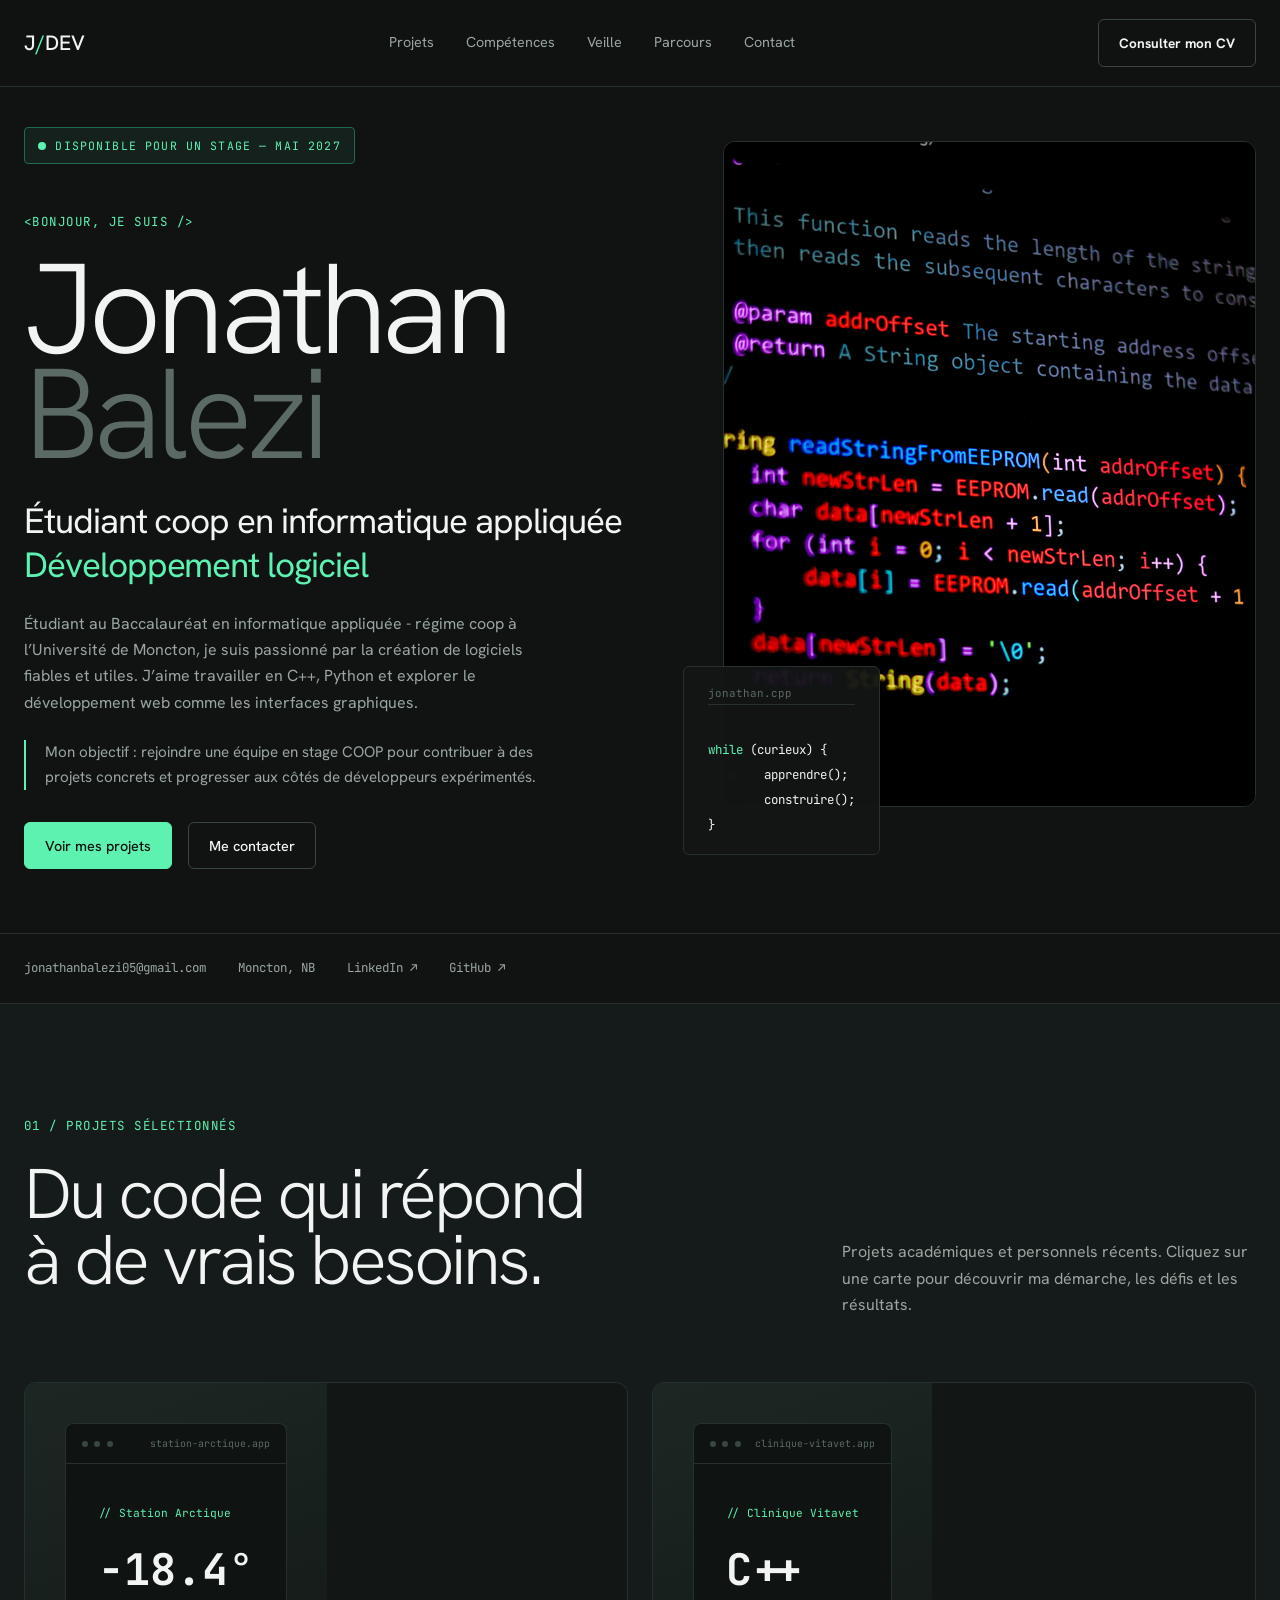
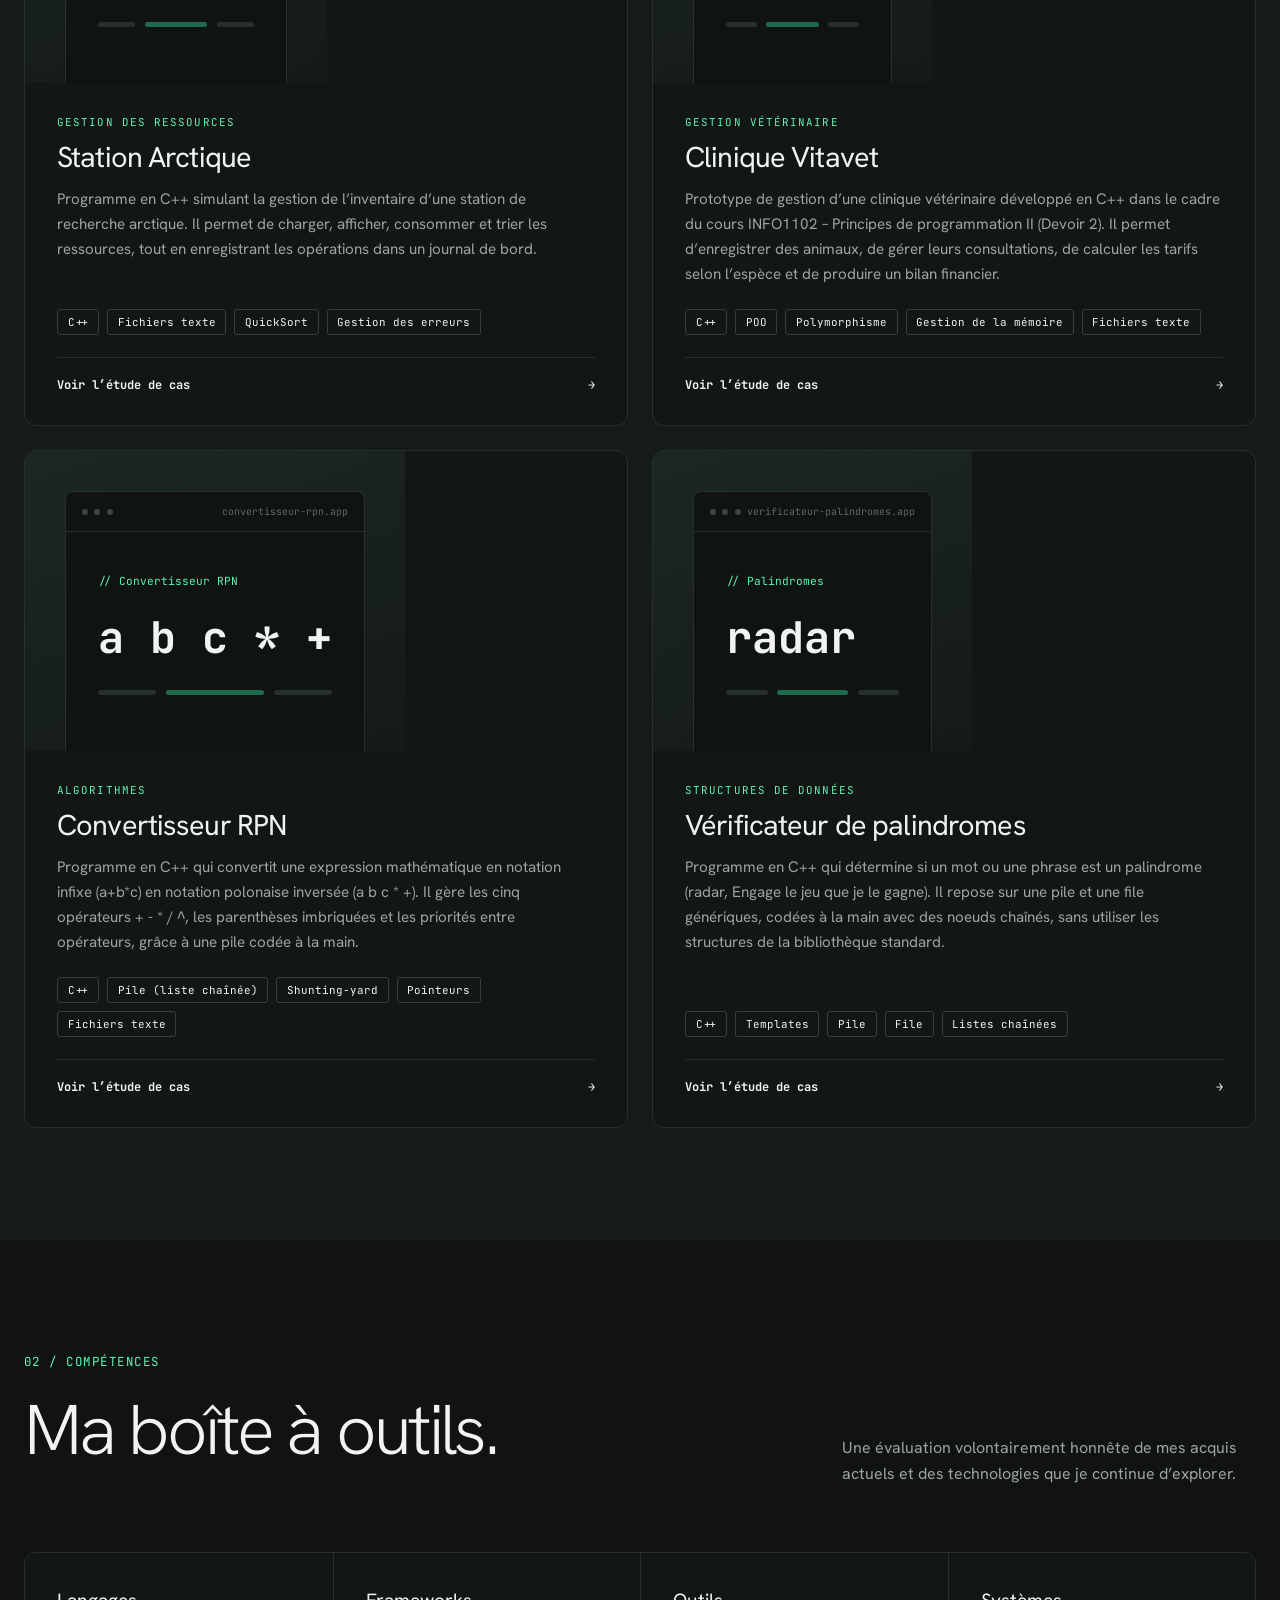
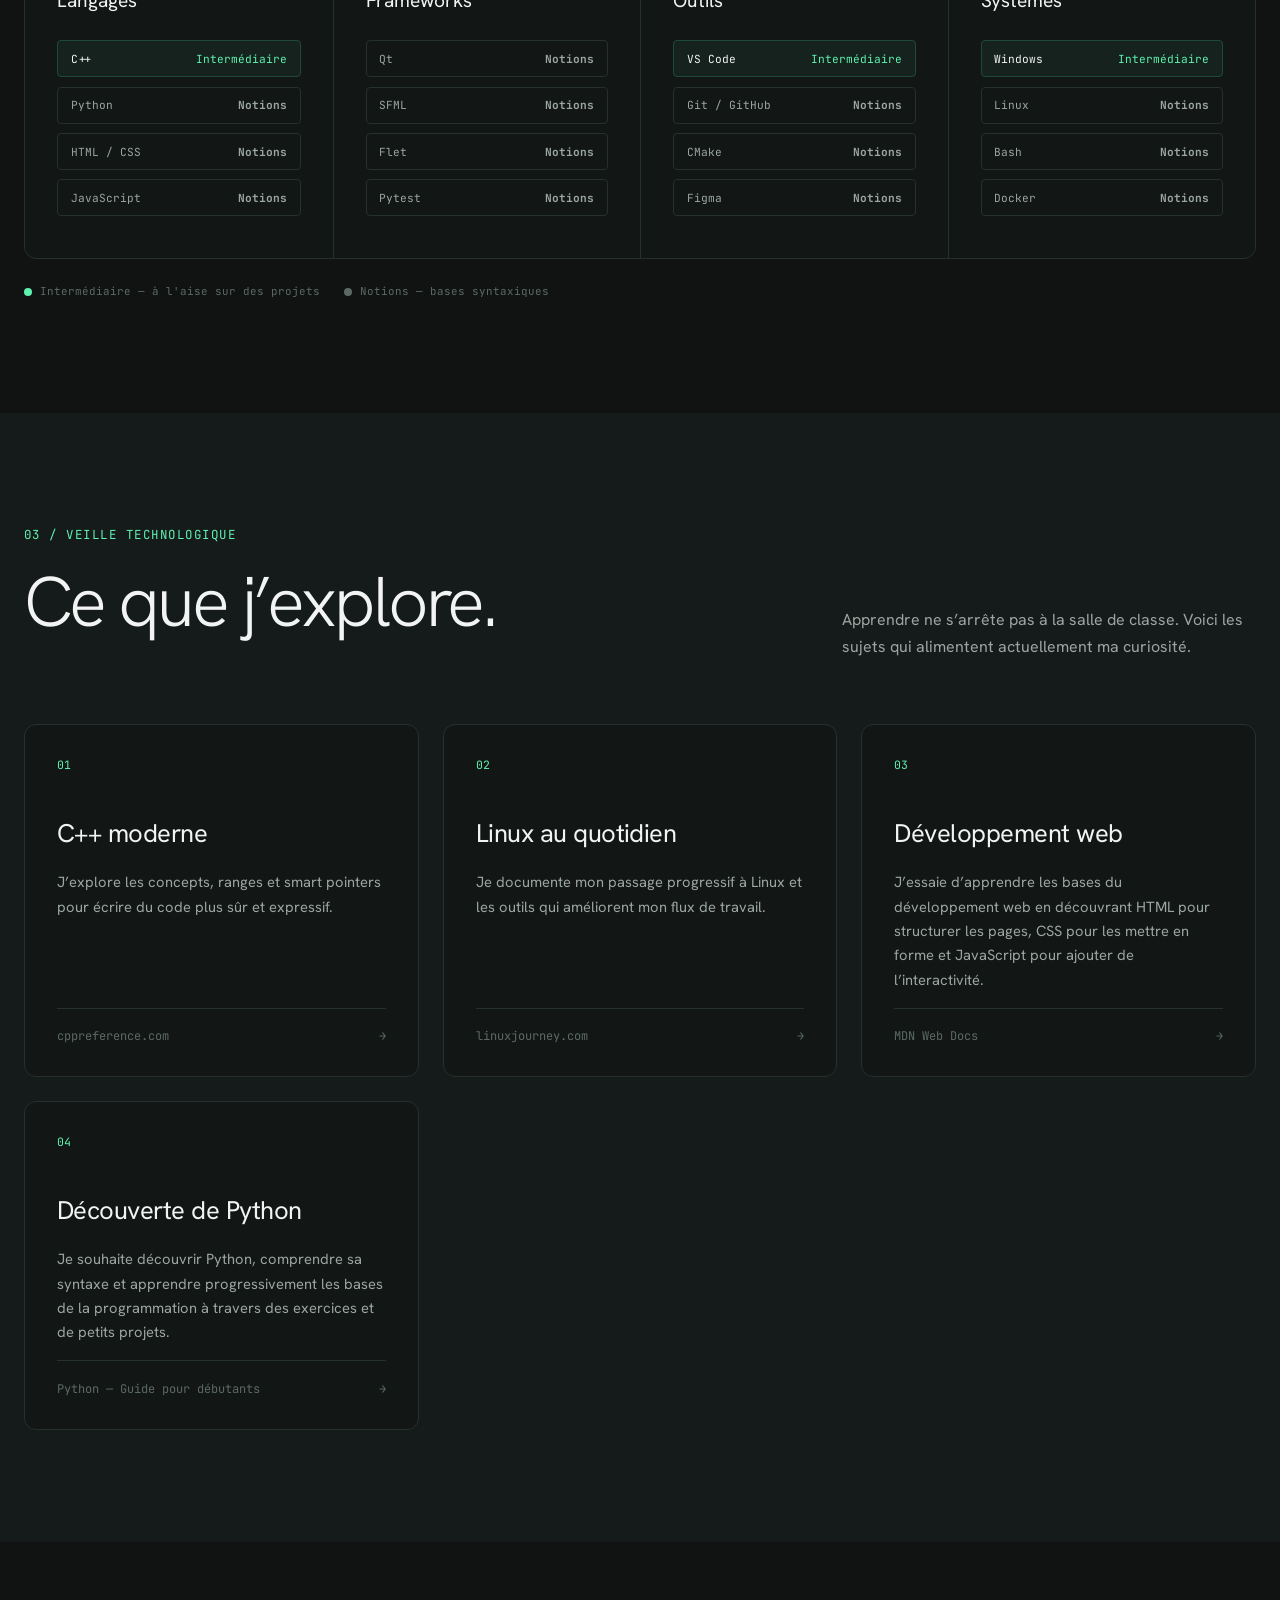
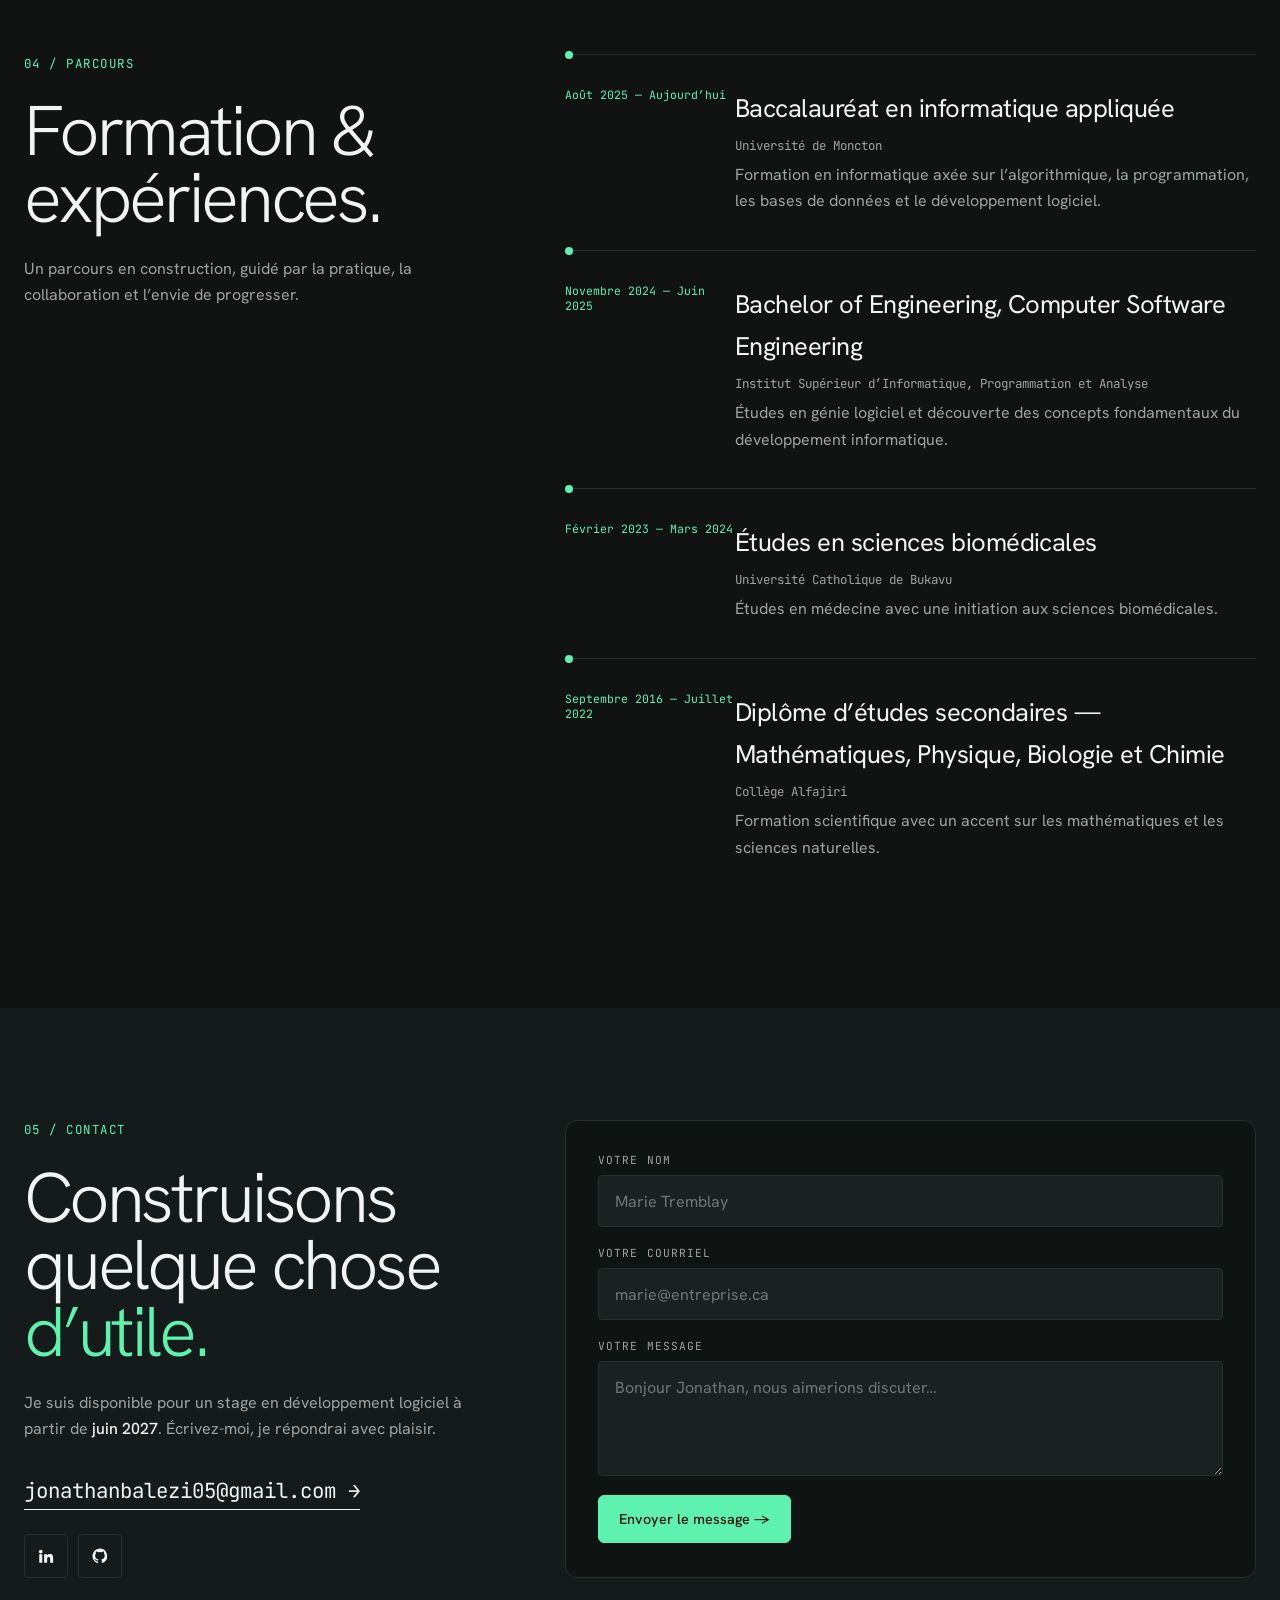
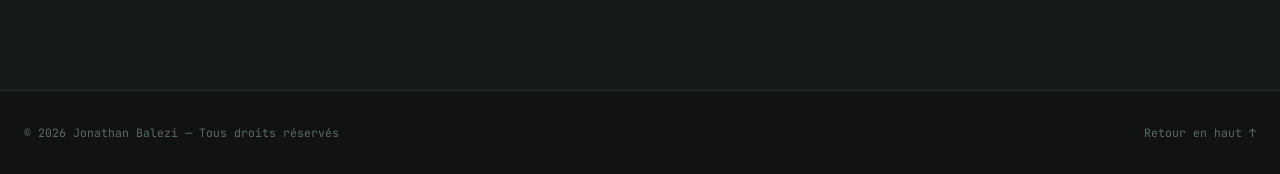
<file: index.html>
<!DOCTYPE html>
<html lang="fr">
<head>
<meta charset="utf-8">
<meta name="viewport" content="width=device-width, initial-scale=1">
<title>Jonathan Balezi — Étudiant COOP en informatique appliquée</title>
<meta name="description" content="Portfolio de Jonathan, étudiant en informatique appliquée à l’Université de Moncton.">
<link rel="preconnect" href="https://fonts.googleapis.com">
<link rel="preconnect" href="https://fonts.gstatic.com" crossorigin>
<link href="https://fonts.googleapis.com/css2?family=Hanken+Grotesk:wght@300;400;500&family=JetBrains+Mono:wght@400;700&display=swap" rel="stylesheet">
<link rel="stylesheet" href="css/style.css">
<link rel="icon" href="data:image/svg+xml,<svg xmlns='http://www.w3.org/2000/svg' viewBox='0 0 100 100'><rect width='100' height='100' rx='18' fill='%23101312'/><text x='50' y='68' font-size='56' font-weight='700' text-anchor='middle' fill='%235ef2b0' font-family='monospace'>J/</text></svg>">
</head>
<body>
<header class="top"><div class="wrap bar">
<a class="logo" href="#accueil">J<span>/</span>DEV</a>
<nav aria-label="Navigation principale">
<a href="#projets">Projets</a><a href="#competences">Compétences</a><a href="#veille">Veille</a><a href="#parcours">Parcours</a><a href="#contact">Contact</a>
</nav>
<!--<a class="btn ghost mono" target="_blank" href="JONATHAN_BALEZI_CV_FR.pdf1" rel="noopener">Consulter mon CV</a>-->
<a class="btn ghost mono" href="cv.html" target="_blank" rel="noopener">Consulter mon CV</a>
</div></header>

<main>
<section id="accueil" class="wrap hero">
<div>
<p class="badge mono"><i></i>Disponible pour un stage — mai 2027</p>
<p class="kicker mono">&lt;Bonjour, je suis /&gt;</p>
<h1>Jonathan<span class="ph">Balezi</span></h1>
<p class="role">Étudiant coop en informatique appliquée<br><em>Développement logiciel</em></p>
<p class="lead">Étudiant au Baccalauréat en informatique appliquée - régime coop à l’Université de Moncton, je suis passionné par la création de logiciels fiables et utiles. J’aime travailler en C++, Python et explorer le développement web comme les interfaces graphiques.</p>
<blockquote>Mon objectif : rejoindre une équipe en stage COOP pour contribuer à des projets concrets et progresser aux côtés de développeurs expérimentés.</blockquote>
<div class="cta"><a class="btn solid" href="#projets">Voir mes projets</a><a class="btn ghost" href="#contact">Me contacter</a></div>
</div>
<div class="portrait">
<div class="frame"><img src="profil.jpg" alt="Portrait de Jonathan" onerror="this.remove()"></div>
<pre class="code mono" aria-hidden="true"><small>jonathan.cpp</small>
<b>while</b> (curieux) {
	apprendre();
	construire();
}</pre>
</div>
</section>
<div class="strip"><div class="wrap mono">
<a href="mailto:jonathanbalezi05@gmail.com">jonathanbalezi05@gmail.com</a><span>Moncton, NB</span><a href="#" target="_blank" rel="noopener">LinkedIn ↗</a><a href="#" target="_blank" rel="noopener">GitHub ↗</a>
</div></div>

<section id="projets" class="alt"><div class="wrap">
<header class="sec"><div><p class="kicker mono">01 / Projets sélectionnés</p><h2>Du code qui répond à de vrais besoins.</h2></div>
<p>Projets académiques et personnels récents. Cliquez sur une carte pour découvrir ma démarche, les défis et les résultats.</p></header>
<div id="projets-grid" class="grid2"></div>
</div></section>

<section id="competences"><div class="wrap">
<header class="sec"><div><p class="kicker mono">02 / Compétences</p><h2>Ma boîte à outils.</h2></div>
<p>Une évaluation volontairement honnête de mes acquis actuels et des technologies que je continue d’explorer.</p></header>
<div id="skills" class="skills"></div>
<p class="legend mono"><i class="on"></i>Intermédiaire — à l'aise sur des projets <i></i>Notions — bases syntaxiques</p>
</div></section>

<section id="veille" class="alt"><div class="wrap">
<header class="sec"><div><p class="kicker mono">03 / Veille technologique</p><h2>Ce que j’explore.</h2></div>
<p>Apprendre ne s’arrête pas à la salle de classe. Voici les sujets qui alimentent actuellement ma curiosité.</p></header>
<div id="veille-grid" class="grid3"></div>
</div></section>

<section id="parcours"><div class="wrap split">
<header><p class="kicker mono">04 / Parcours</p><h2>Formation &amp; expériences.</h2><p class="muted">Un parcours en construction, guidé par la pratique, la collaboration et l’envie de progresser.</p></header>
<ol id="timeline" class="timeline"></ol>
</div></section>

<section id="contact" class="alt"><div class="wrap split">
<div>
<p class="kicker mono">05 / Contact</p>
<h2>Construisons quelque chose <em>d’utile.</em></h2>
<p class="muted">Je suis disponible pour un stage en développement logiciel à partir de <b>juin 2027</b>. Écrivez-moi, je répondrai avec plaisir.</p>
<a class="mail mono" href="mailto:jonathan.a.remplacer@email.com">jonathanbalezi05@gmail.com →</a>
<div class="social">
<a href="https://www.linkedin.com/in/balezi-jonathan-a991a6386/" aria-label="LinkedIn" target="_blank" rel="noopener"><svg viewBox="0 0 24 24" width="18" fill="currentColor"><path d="M4.98 3.5a2.5 2.5 0 1 1 0 5 2.5 2.5 0 0 1 0-5zM3 9.5h4V21H3zM9.5 9.5h3.8v1.6c.6-1 1.9-1.9 3.8-1.9 4 0 4.4 2.6 4.4 6V21h-4v-5c0-1.300-.1-2.800-1.800-2.800s-2.200 1.300-2.200 2.700V21h-4z"/></svg></a>
<a href="https://github.com/JiGo29" aria-label="GitHub" target="_blank" rel="noopener"><svg viewBox="0 0 24 24" width="18" fill="currentColor"><path d="M12 2a10 10 0 0 0-3.200 19.500c.5.100.7-.2.7-.5v-1.800c-2.800.6-3.400-1.200-3.400-1.200-.5-1.200-1.100-1.500-1.100-1.500-.9-.6.100-.6.100-.6 1 .1 1.500 1 1.500 1 .9 1.500 2.300 1.100 2.900.8.1-.7.4-1.100.6-1.400-2.200-.3-4.600-1.100-4.600-5 0-1.100.4-2 1-2.700-.1-.3-.4-1.300.1-2.700 0 0 .8-.3 2.800 1a9.600 9.600 0 0 1 5 0c1.900-1.300 2.800-1 2.800-1 .5 1.400.2 2.400.1 2.700.6.700 1 1.600 1 2.700 0 3.900-2.400 4.700-4.600 5 .4.300.7.900.7 1.800v2.700c0 .3.200.6.700.5A10 10 0 0 0 12 2z"/></svg></a>
</div>
</div>
<form id="form" class="formcard">
<label>Votre nom<input name="nom" placeholder="Marie Tremblay" required autocomplete="name"></label>
<label>Votre courriel<input name="courriel" type="email" placeholder="marie@entreprise.ca" required autocomplete="email"></label>
<label>Votre message<textarea name="message" rows="4" placeholder="Bonjour Jonathan, nous aimerions discuter…" required></textarea></label>
<button class="btn solid" type="submit">Envoyer le message →</button>
</form>
</div></section>
</main>

<footer><div class="wrap mono"><span>© 2026 Jonathan Balezi — Tous droits réservés</span><a href="#accueil">Retour en haut ↑</a></div></footer>

<dialog id="modal" aria-labelledby="m-titre"></dialog>
<script src="js/data.js"></script>
<script src="js/main.js"></script>
</body>
</html>
</file>
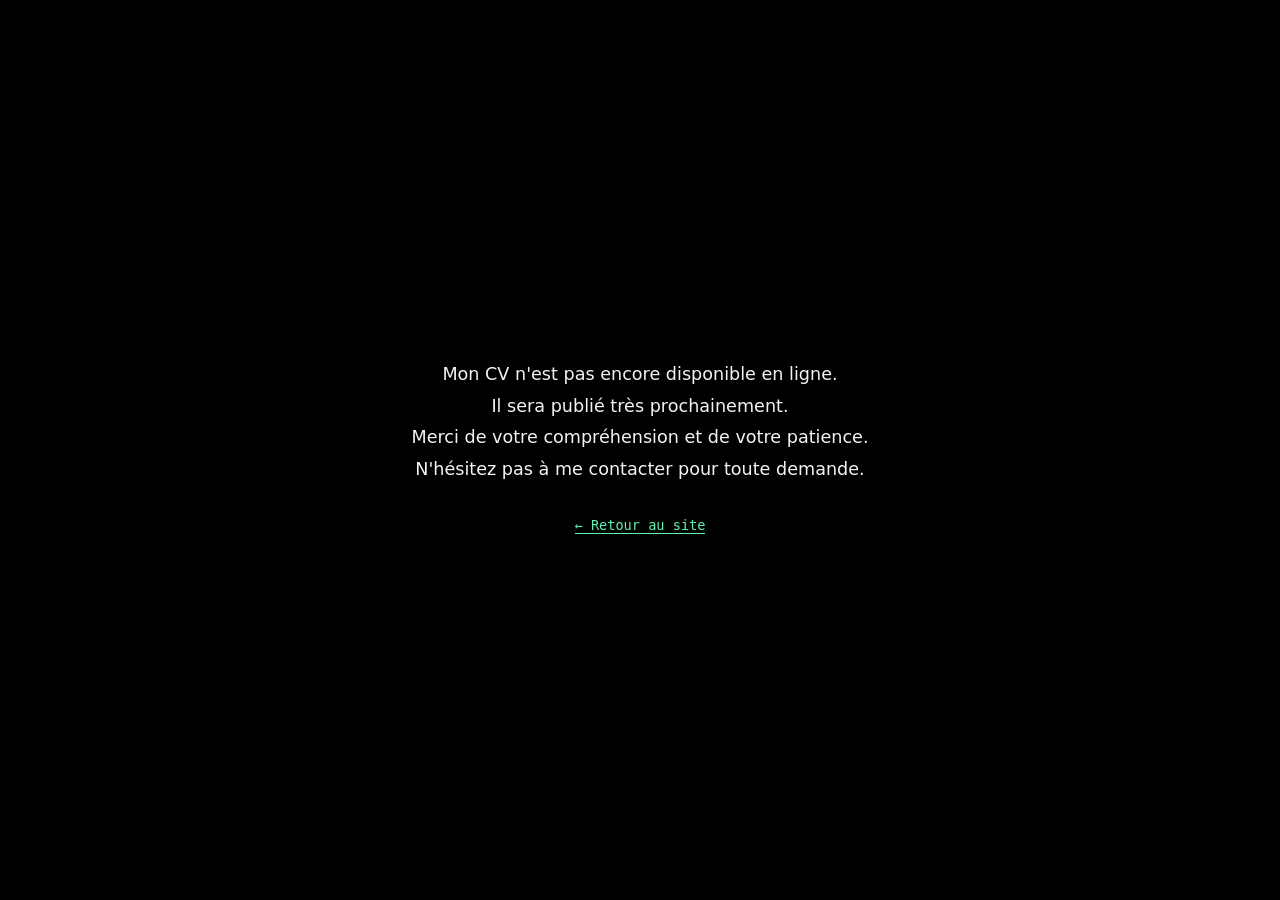
<file: cv.html>
<!DOCTYPE html>
<html lang="fr">
<head>
<meta charset="utf-8">
<meta name="viewport" content="width=device-width, initial-scale=1">
<title>CV — Jonathan [Nom]</title>
<style>
  *{box-sizing:border-box;margin:0}
  html,body{height:100%}
  body{
    background:#000;
    color:#f1f4f2;
    font:400 1.1rem/1.8 "Hanken Grotesk",system-ui,sans-serif;
    display:grid;
    place-items:center;
    text-align:center;
    padding:2rem;
  }
  p{white-space:nowrap}
  a{
    display:inline-block;
    margin-top:2rem;
    color:#5ef2b0;
    font:.85rem "JetBrains Mono",ui-monospace,Consolas,monospace;
    text-decoration:none;
    border-bottom:1px solid #5ef2b0;
  }
  @media(max-width:600px){
    body{font-size:.85rem;padding:1rem}
  }
</style>
 <link rel="icon" href="data:image/svg+xml,<svg xmlns='http://www.w3.org/2000/svg' viewBox='0 0 100 100'><rect width='100' height='100' rx='18' fill='%23101312'/><text x='50' y='68' font-size='56' font-weight='700' text-anchor='middle' fill='%235ef2b0' font-family='monospace'>J/</text></svg>">
</head>
<body>
  <div>
    <p>Mon CV n'est pas encore disponible en ligne.</p>
    <p>Il sera publié très prochainement.</p>
    <p>Merci de votre compréhension et de votre patience.</p>
    <p>N'hésitez pas à me contacter pour toute demande.</p>
    <a href="index.html" onclick="window.close();return false;">← Retour au site</a>
  </div>
  <script>
    document.getElementById('retour').addEventListener('click', function (e) {
      e.preventDefault();
      window.close();
      setTimeout(function () { location.href = 'index.html'; }, 150);
    });
  </script>
</body>
</html>
</file>
<file: css/style.css>
:root{--bg:#101312;--alt:#151b1a;--card:#121615;--line:#26302d;--text:#f1f4f2;--muted:#9ba6a2;--dim:#5b6a65;--mint:#5ef2b0;--sans:"Hanken Grotesk",system-ui,sans-serif;--mono:"JetBrains Mono",ui-monospace,Consolas,monospace}
*{box-sizing:border-box;margin:0}
html{scroll-behavior:smooth;scroll-padding-top:90px}
body{background:var(--bg);color:var(--text);font:400 1rem/1.65 var(--sans)}
a{color:inherit;text-decoration:none}
:focus-visible{outline:2px solid var(--mint);outline-offset:3px}
.wrap{width:min(1240px,100% - 3rem);margin-inline:auto}
.mono{font-family:var(--mono)}
.muted,.sec>p{color:var(--muted)}
section{padding:7rem 0}.alt{background:var(--alt)}
h1,h2{font-weight:300;letter-spacing:-.045em;line-height:.95}
h2{font-size:clamp(2.4rem,5.5vw,4.4rem);margin-bottom:1.5rem}
em{font-style:normal;color:var(--mint)}
.kicker{color:var(--mint);font-size:.78rem;letter-spacing:.12em;text-transform:uppercase;margin-bottom:1.5rem}

.top{position:sticky;top:0;z-index:10;background:rgba(16,19,18,.92);backdrop-filter:blur(8px);border-bottom:1px solid var(--line)}
.bar{display:flex;align-items:center;justify-content:space-between;gap:1rem;min-height:86px}
.logo{font-size:1.3rem;font-weight:500}.logo span{color:var(--mint)}
nav{display:flex;gap:2rem;font-size:.9rem;color:var(--muted)}
nav a:hover,nav a[aria-current]{color:var(--text)}
.btn{display:inline-block;padding:.85rem 1.25rem;border-radius:6px;font:500 .9rem var(--sans);cursor:pointer;border:1px solid var(--line)}
.btn.ghost{border-color:#3a4642;background:transparent;color:var(--text)}.btn.ghost.mono{font-weight:700;font-size:.85rem}
.btn.solid{background:var(--mint);border-color:var(--mint);color:#08110d}
.btn:hover{filter:brightness(1.12)}

.hero{display:grid;grid-template-columns:1.1fr .9fr;gap:3rem;align-items:center;padding-block:2.5rem 4rem}
.badge{display:inline-flex;align-items:center;gap:.6rem;border:1px solid #1f6a4c;background:rgba(94,242,176,.06);color:var(--mint);padding:.5rem .8rem;border-radius:4px;font-size:.72rem;letter-spacing:.1em;text-transform:uppercase;margin-bottom:3rem}
.badge i{width:8px;height:8px;border-radius:50%;background:var(--mint)}
h1{font-size:clamp(4rem,10vw,8rem);line-height:.82;margin-bottom:2rem}
h1 .ph{display:block;color:var(--dim)}
.role{font-size:clamp(1.6rem,3vw,2.2rem);letter-spacing:-.03em;line-height:1.25;font-weight:400;margin-bottom:1.5rem}
.lead{color:var(--muted);max-width:60ch;margin-bottom:1.5rem}
blockquote{border-left:2px solid var(--mint);padding-left:1.2rem;color:var(--muted);font-size:.95rem;max-width:62ch;margin-bottom:2rem}
.cta{display:flex;gap:1rem;flex-wrap:wrap}
.portrait{position:relative;padding-bottom:3rem}
.frame{aspect-ratio:4/5;border:1px solid var(--line);border-radius:12px;overflow:hidden;background:linear-gradient(160deg,#1a2421,#0d100f)}
.frame img{width:100%;height:100%;object-fit:cover;filter:none}
.code{position:absolute;left:-2.5rem;bottom:0;background:rgba(18,22,21,.95);border:1px solid var(--line);border-radius:6px;padding:1rem 1.5rem;font-size:.78rem;line-height:2;white-space:pre}
.code small{display:block;color:var(--dim);font-size:.68rem;border-bottom:1px solid var(--line);margin-bottom:.5rem}.code b{color:var(--mint);font-weight:400}
.strip{border-block:1px solid var(--line);padding:1.5rem 0;font-size:.78rem;color:var(--muted)}
.strip .wrap{display:flex;flex-wrap:wrap;gap:.5rem 2rem}.strip small{flex-basis:100%;color:var(--dim);font-size:.7rem}

.sec{display:grid;grid-template-columns:1fr 1fr;gap:2rem;align-items:end;margin-bottom:4rem}
.sec>p{max-width:46ch;justify-self:end}
.grid2{display:grid;grid-template-columns:repeat(2,1fr);gap:1.5rem}
.grid3{display:grid;grid-template-columns:repeat(3,1fr);gap:1.5rem}
.card{background:var(--card);border:1px solid var(--line);border-radius:12px;overflow:hidden;text-align:left;color:inherit;font:inherit;padding:0;cursor:pointer;display:flex;flex-direction:column}
.card:hover{border-color:#3a5a4e}
.prev{height:300px;padding:2.5rem 2.5rem 0;background:linear-gradient(160deg,#1c2724,#141a18);overflow:hidden}
.mock{height:100%;background:#0f1312;border:1px solid var(--line);border-bottom:0;border-radius:8px 8px 0 0}
.mock .dots{display:flex;align-items:center;gap:.4rem;padding:.8rem 1rem;border-bottom:1px solid var(--line);color:var(--dim);font:.62rem var(--mono)}
.mock .dots i{width:6px;height:6px;border-radius:50%;background:#3a4642}.mock .dots span{margin-left:auto}
.mock div.b{padding:2.2rem 2rem}.mock small{color:var(--mint);font:.7rem var(--mono)}
.mock strong{display:block;font:700 clamp(1.8rem,3.4vw,2.8rem)/1.3 var(--mono);margin:1rem 0 1.5rem}
.bars{display:flex;gap:.6rem}.bars i{height:5px;border-radius:3px;background:#26302d;flex:1}.bars i:nth-child(2){background:#1f6a4c;flex:1.7}
.info{padding:2rem;display:flex;flex-direction:column;gap:.8rem;flex:1}
.cat{color:var(--mint);font:.68rem var(--mono);letter-spacing:.1em;text-transform:uppercase}
.info h3{font-size:1.8rem;font-weight:400;letter-spacing:-.03em;line-height:1.1}.info p{color:var(--muted);font-size:.95rem;flex:1}
.chips{display:flex;gap:.5rem;flex-wrap:wrap;margin-block:.6rem}
.chips span{border:1px solid #33403c;border-radius:3px;padding:.3rem .6rem;font:.68rem var(--mono)}
.more{display:flex;justify-content:space-between;border-top:1px solid var(--line);padding-top:1.2rem;font:700 .75rem var(--mono)}

.skills{display:grid;grid-template-columns:repeat(4,1fr);border:1px solid var(--line);border-radius:12px;background:var(--card)}
.skills section{padding:2rem;border-left:1px solid var(--line)}.skills section:first-child{border:0}
.skills h3{font-size:1.2rem;font-weight:400;margin-bottom:1.5rem}
.sk{display:flex;justify-content:space-between;gap:.5rem;border:1px solid var(--line);border-radius:4px;padding:.65rem .8rem;margin-bottom:.6rem;font:.7rem var(--mono);color:var(--muted)}
.sk.on{background:rgba(94,242,176,.05);border-color:#1f4a3b;color:var(--text)}.sk.on b{color:var(--mint);font-weight:400}
.legend{display:flex;flex-wrap:wrap;align-items:center;gap:.5rem;margin-top:1.5rem;font-size:.68rem;color:var(--dim)}
.legend i{width:8px;height:8px;border-radius:50%;background:var(--dim);margin-left:1rem}.legend i.on{background:var(--mint);margin:0}

.link{padding:2rem;gap:1rem}.link .n{color:var(--mint);font:.72rem var(--mono)}
.link h3{font-size:1.6rem;font-weight:400;margin-top:1.5rem;letter-spacing:-.02em}.link p{color:var(--muted);font-size:.92rem;flex:1}
.link .more{font-weight:400;color:var(--dim)}

.split{display:grid;grid-template-columns:.8fr 1.2fr;gap:5rem}
.timeline{list-style:none;padding:0}
.timeline li{position:relative;display:grid;grid-template-columns:170px 1fr;border-top:1px solid var(--line);padding:2rem 0 2.2rem}
.timeline li::before{content:"";position:absolute;top:-4px;left:0;width:8px;height:8px;border-radius:50%;background:var(--mint)}
.timeline time{color:var(--mint);font:.72rem var(--mono)}
.timeline h3{font-size:1.6rem;font-weight:400;letter-spacing:-.02em}.timeline .org{font:.78rem var(--mono);color:var(--muted);margin-block:.5rem}
.timeline p{color:var(--muted)}.timeline q{display:block;border-left:2px solid var(--mint);padding-left:1rem;margin-top:1rem;font-style:italic;font-size:.9rem}

.mail{display:inline-block;border-bottom:1px solid var(--text);font-size:1.3rem;margin-block:2rem 1.5rem}
.muted b{color:var(--text);font-weight:500}.muted{margin-top:1.5rem;max-width:56ch}
.social{display:flex;gap:.6rem}.social a{display:grid;place-items:center;width:44px;height:44px;border:1px solid var(--line);border-radius:4px}.social a:hover{border-color:var(--mint)}
.formcard{background:#0f1312;border:1px solid var(--line);border-radius:12px;padding:2rem;display:grid;gap:1.2rem;align-content:start}
label{display:grid;gap:.5rem;font:.7rem var(--mono);letter-spacing:.1em;text-transform:uppercase;color:var(--muted)}
input,textarea{background:#1a2120;border:1px solid var(--line);border-radius:4px;padding:.9rem 1rem;color:var(--text);font:1rem var(--sans);letter-spacing:0;text-transform:none;resize:vertical}
.formcard .btn{justify-self:start}
footer{border-top:1px solid var(--line);padding:2rem 0;font-size:.72rem;color:var(--dim)}footer .wrap{display:flex;justify-content:space-between;gap:1rem;flex-wrap:wrap}

dialog{margin:auto;width:min(640px,100% - 2rem);background:var(--card);color:var(--text);border:1px solid #33403c;border-radius:12px;padding:2.2rem}
dialog::backdrop{background:rgba(0,0,0,.72)}
dialog h3{font-size:2rem;font-weight:300;letter-spacing:-.03em;margin-bottom:1.2rem}
dialog h4{font:400 .72rem var(--mono);letter-spacing:.1em;text-transform:uppercase;color:var(--mint);margin:1.3rem 0 .3rem}
dialog p{color:var(--muted)}dialog .row{display:flex;justify-content:space-between;align-items:center;margin-top:1.8rem}

@media(max-width:900px){
  .hero,.split,.sec,.grid2,.grid3{grid-template-columns:1fr}.split{gap:3rem}.sec>p{justify-self:start}
  .skills{grid-template-columns:1fr 1fr}.skills section:nth-child(3){border-left:0}
  .bar{flex-wrap:wrap;padding-block:.8rem}nav{order:3;width:100%;overflow-x:auto;gap:1.4rem}
  .code{left:0}section{padding:4.5rem 0}.timeline li{grid-template-columns:1fr;gap:.6rem}
}
@media(prefers-reduced-motion:reduce){html{scroll-behavior:auto}}
</file>
